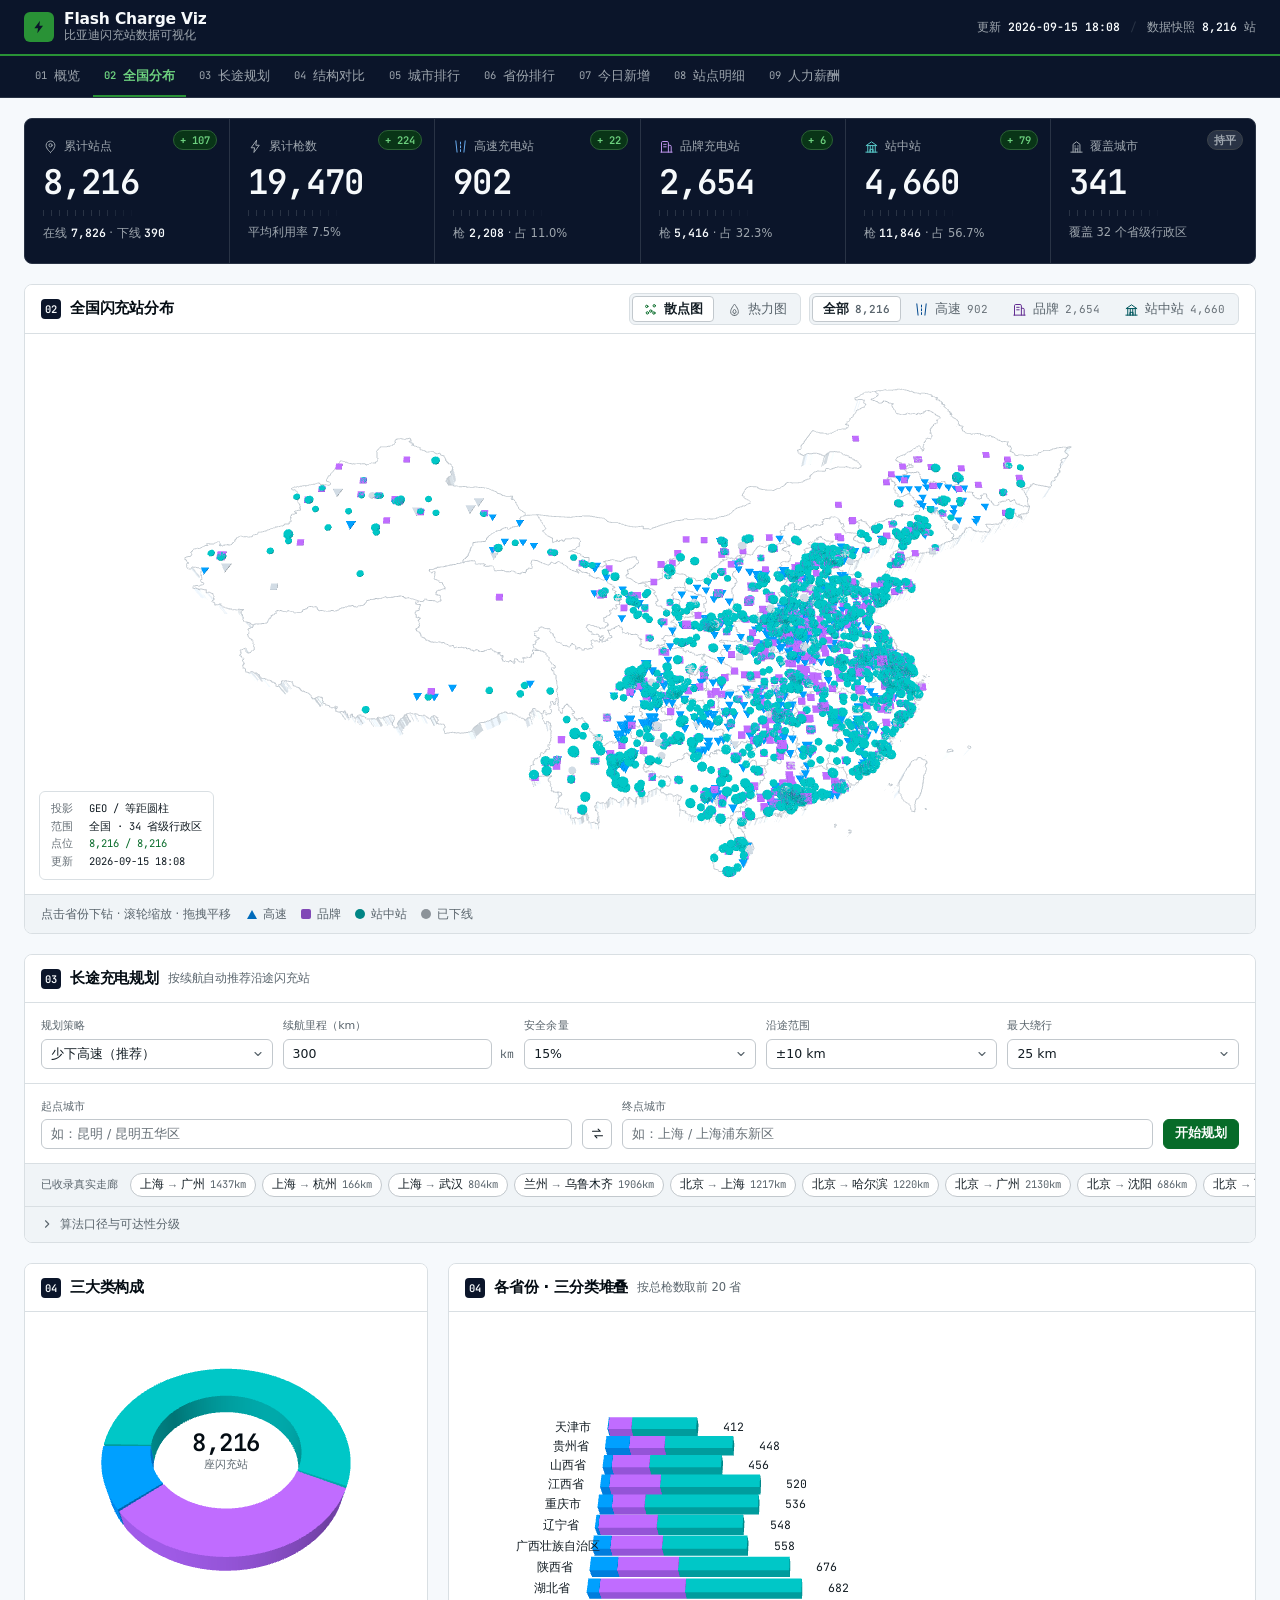
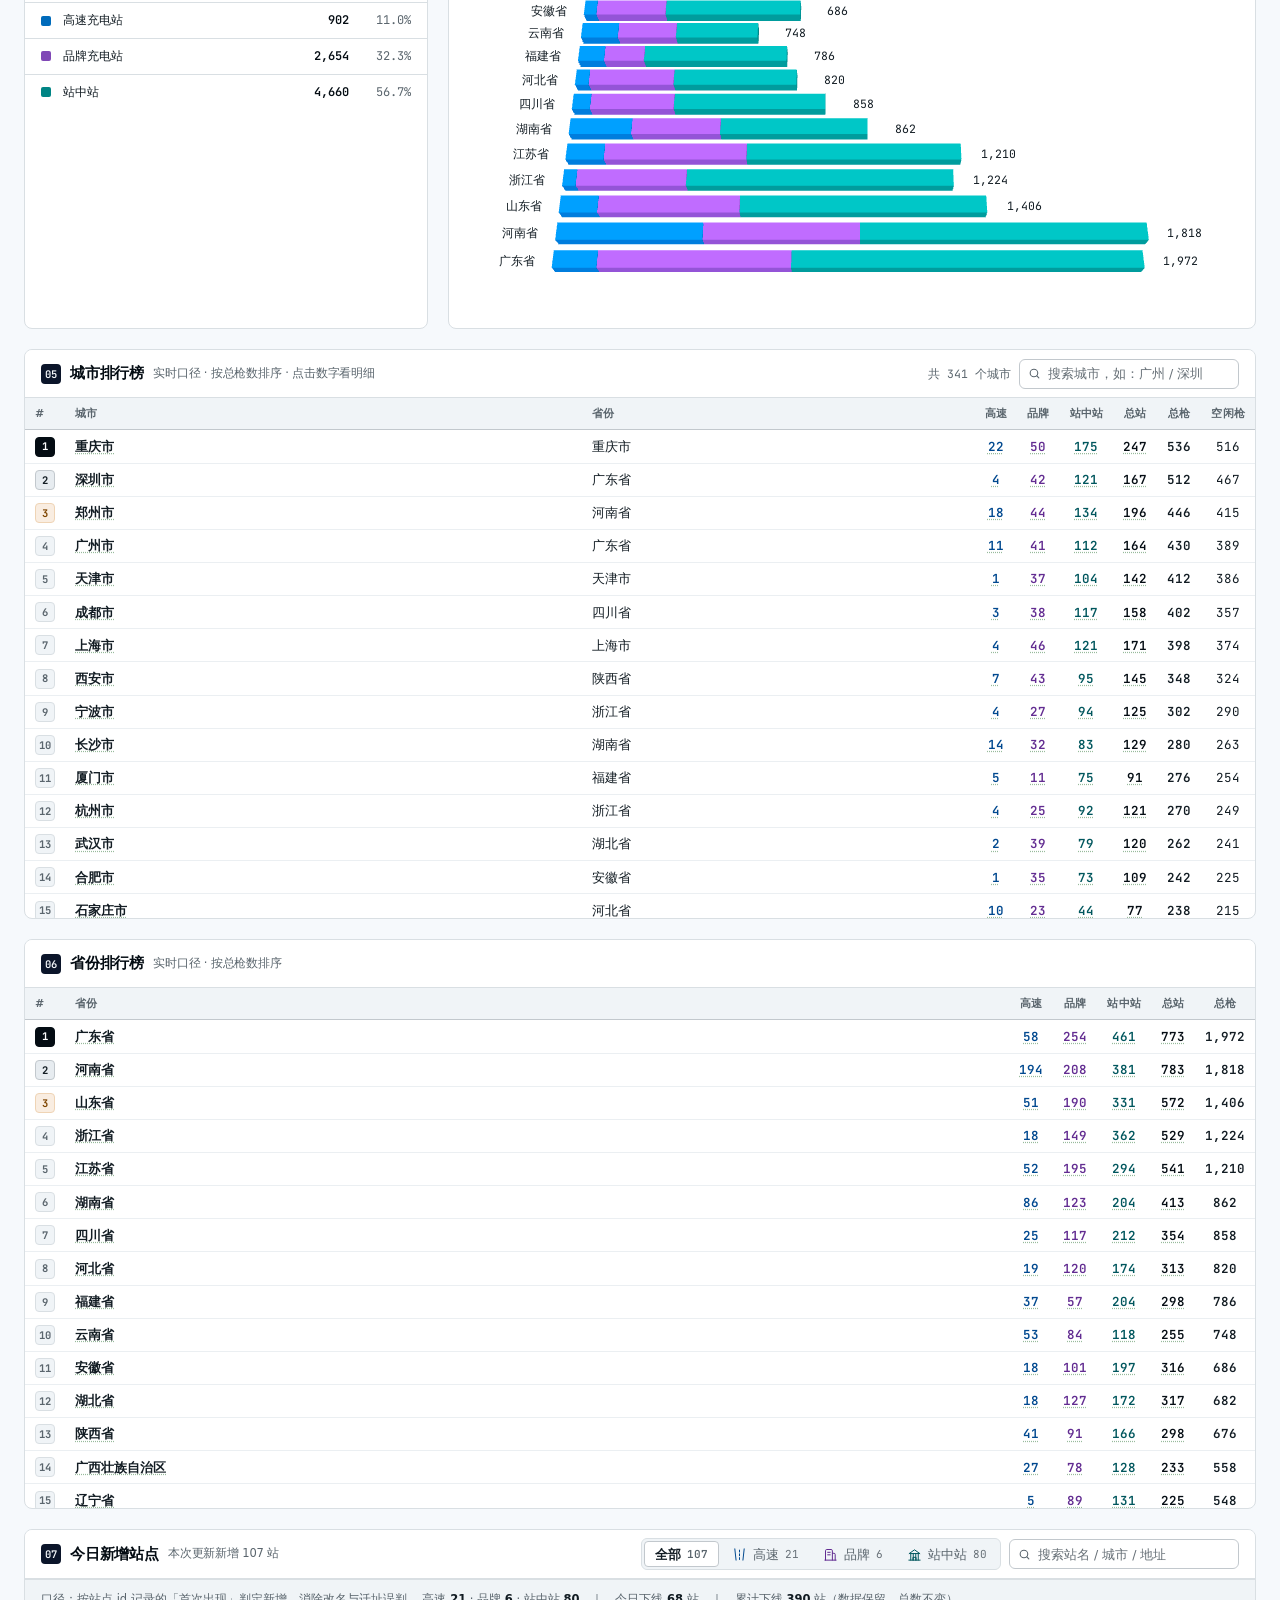
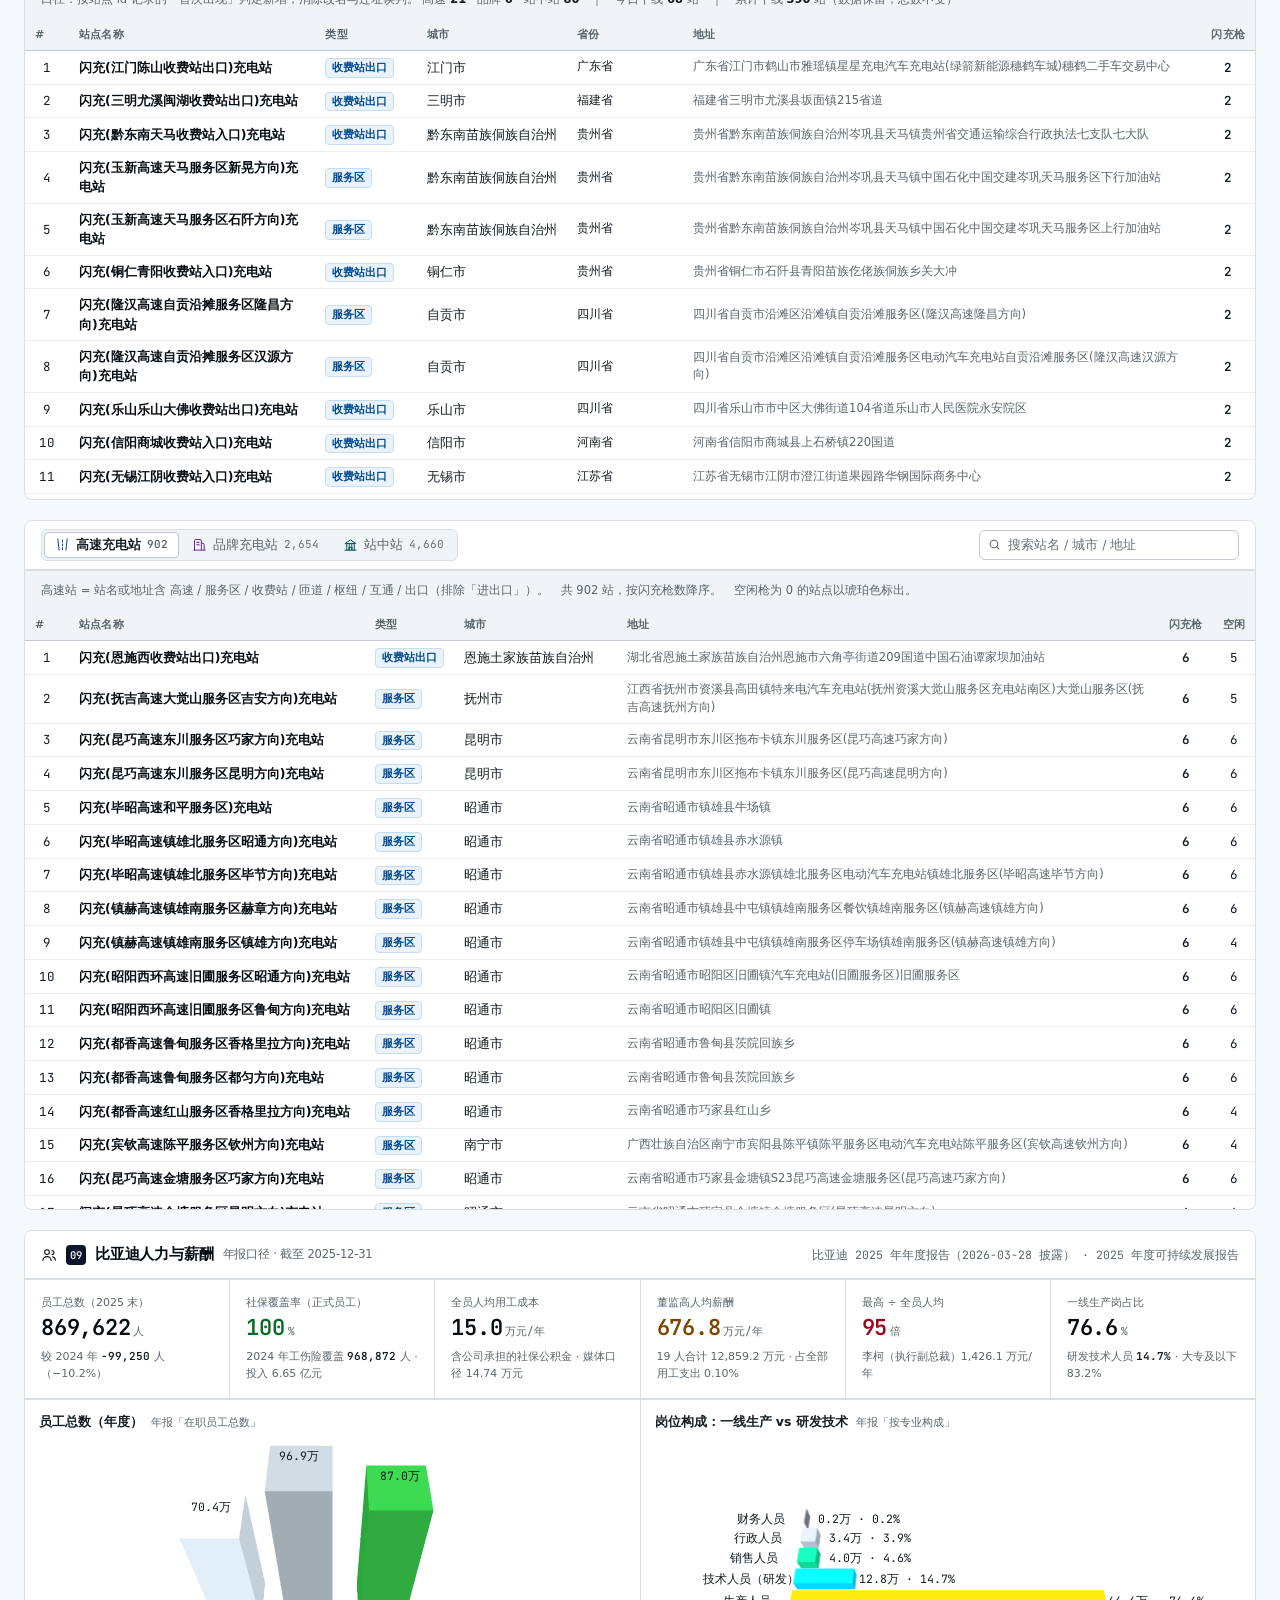
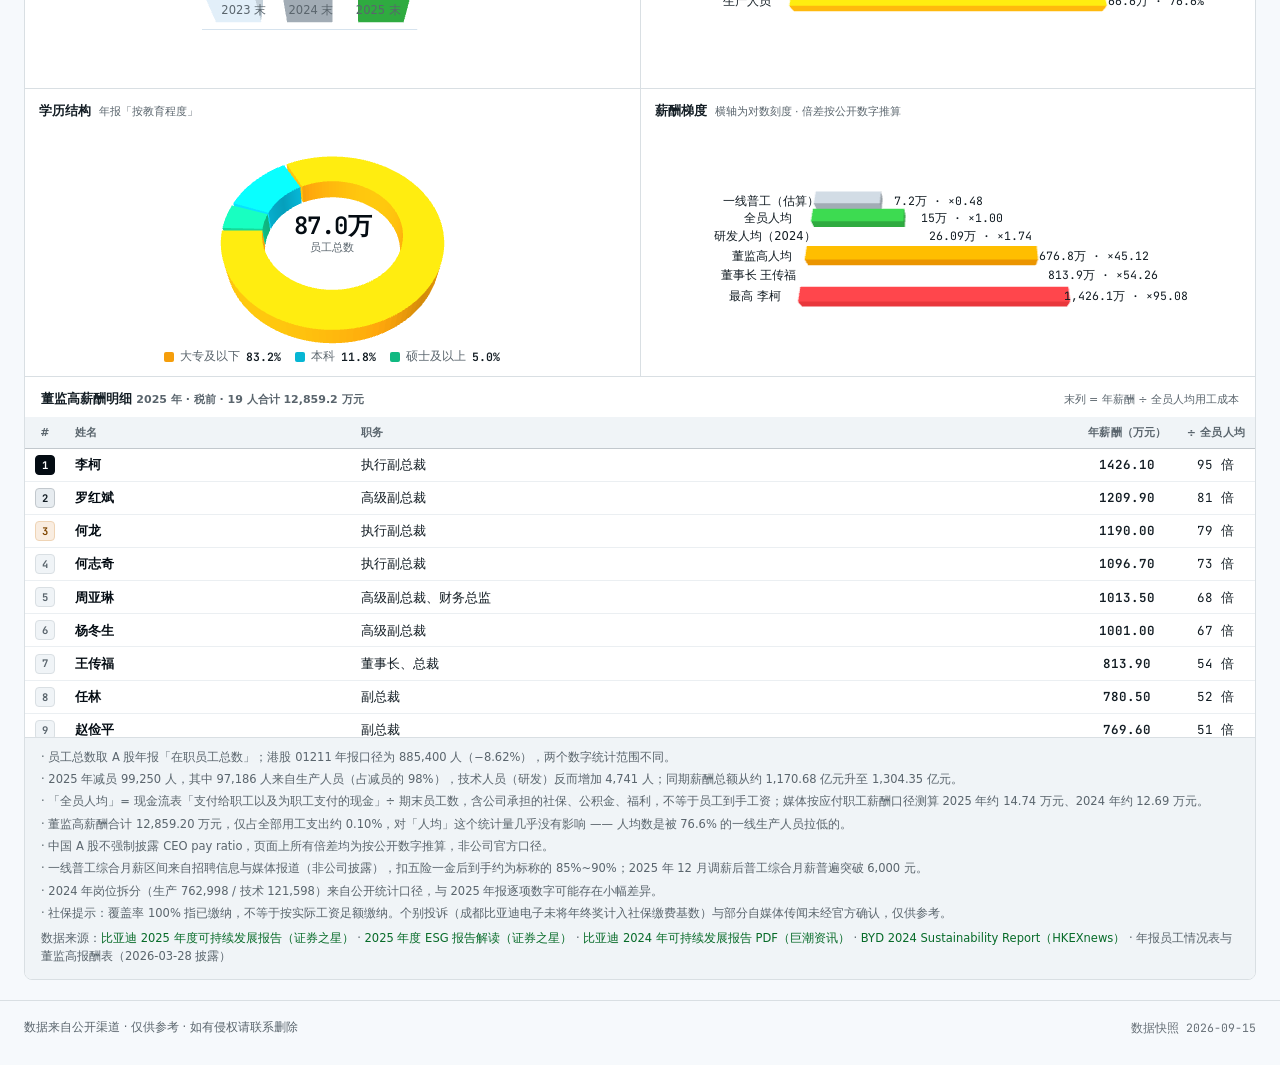
<file: index.html>
<!DOCTYPE html>
<html lang="zh-CN">
<head>
<meta charset="UTF-8" />
<meta name="viewport" content="width=device-width,initial-scale=1.0" />
<title>Flash Charge Viz · 比亚迪闪充站数据可视化</title>
<meta name="description" content="全国比亚迪闪充站分布可视化：8,216 座站点、高速 / 品牌 / 站中站三类口径、长途充电规划与实时排行。" />
<meta name="theme-color" content="#0b152a" />
<link rel="icon" href="data:image/svg+xml,%3Csvg xmlns='http://www.w3.org/2000/svg' viewBox='0 0 32 32'%3E%3Crect width='32' height='32' rx='7' fill='%230b152a'/%3E%3Cpath d='M18 4 9 18h6l-1 10 9-14h-6l1-10Z' fill='%236dd17f'/%3E%3C/svg%3E" />
<link rel="stylesheet" href="assets/fonts/fonts.css" />
<link rel="stylesheet" href="assets/css/app.css" />
<script defer src="assets/vendor/three/three.min.js"></script>
<script defer src="assets/vendor/three/OrbitControls.js"></script>
<script defer src="assets/js/data/stations.js"></script>
<script defer src="assets/js/data/workforce.js"></script>
<script defer src="assets/js/data/routes.js"></script>
<script defer src="assets/geo/china.js"></script>
<script defer src="assets/js/three-kit.js"></script>
<script defer src="assets/js/core.js"></script>
<script defer src="assets/js/map.js"></script>
<script defer src="assets/js/workforce.js"></script>
<script defer src="assets/js/route.js"></script>
</head>
<body>

<!-- ============================== 图标 sprite ============================== -->
<svg width="0" height="0" style="position:absolute" aria-hidden="true" focusable="false"><defs>
  <g id="i-bolt"><path d="M13.5 2.5 5 14h5.5l-1 7.5L18 10h-5.5l1-7.5Z"/></g>
  <g id="i-highway"><path d="M6.5 21 4.5 3M17.5 21l2-18M12 5v3M12 11v3M12 17v3"/></g>
  <g id="i-brand"><path d="M4 21V6a2 2 0 0 1 2-2h7a2 2 0 0 1 2 2v15M15 10h2.5a2 2 0 0 1 2 2v9M3 21h18M7.5 8.5h4M7.5 12.5h4"/></g>
  <g id="i-instation"><path d="M3 21h18M4.5 10.5h15M6 10.5V21M10 10.5V21M14 10.5V21M18 10.5V21M3.5 10.5 12 4.5l8.5 6M9.5 21v-4.5h5V21"/></g>
  <g id="i-city"><path d="M3 21h18M6.5 21V8.5L12 4.5l5.5 4V21M10 21v-5h4v5M9.2 11.2h1.2M13.6 11.2h1.2M9.2 14.6h1.2M13.6 14.6h1.2"/></g>
  <g id="i-swap"><path d="M4 8.5h12.5L13 5M20 15.5H7.5L11 19"/></g>
  <g id="i-scatter"><circle cx="6" cy="7" r="1.9"/><circle cx="12.4" cy="14.5" r="1.9"/><circle cx="18" cy="6" r="1.9"/><circle cx="7" cy="17.4" r="1.9"/><circle cx="17.4" cy="17.6" r="1.9"/></g>
  <g id="i-heat"><path d="M12 21.5a6.2 6.2 0 0 0 6.2-6.2c0-4.2-6.2-12-6.2-12S5.8 11.1 5.8 15.3A6.2 6.2 0 0 0 12 21.5Z"/><path d="M12 18.4a2.6 2.6 0 0 0 2.6-2.6c0-1.6-2.6-4.4-2.6-4.4s-2.6 2.8-2.6 4.4a2.6 2.6 0 0 0 2.6 2.6Z"/></g>
  <g id="i-close"><path d="M6 6l12 12M18 6 6 18"/></g>
  <g id="i-chevron"><path d="M9 5.5 15.5 12 9 18.5"/></g>
  <g id="i-arrow-left"><path d="M15 5.5 8.5 12 15 18.5"/></g>
  <g id="i-check"><path d="M4.5 12.5 9.6 17.8 19.5 6.5"/></g>
  <g id="i-alert"><path d="M12 3.2 2.6 20h18.8L12 3.2ZM12 9.6v5M12 17.4v.3"/></g>
  <g id="i-info"><circle cx="12" cy="12" r="9"/><path d="M12 11.2V17M12 7.4v.4"/></g>
  <g id="i-pin"><path d="M12 21.5s7-5.6 7-11.3a7 7 0 1 0-14 0c0 5.7 7 11.3 7 11.3Z"/><circle cx="12" cy="10" r="2.6"/></g>
  <g id="i-people"><path d="M9 11.2a3.6 3.6 0 1 0 0-7.2 3.6 3.6 0 0 0 0 7.2ZM2.8 20.4c0-3.4 2.8-6 6.2-6s6.2 2.6 6.2 6M16.4 11.4a3 3 0 1 0 0-6M17.2 14.7c2.5.4 4.2 2.4 4.2 5"/></g>
</defs></svg>

<!-- ================================ 顶栏 ================================ -->
<header class="appbar" data-od-id="appbar">
  <div class="appbar-inner">
    <div class="brand">
      <span class="brand-mark" aria-hidden="true"><svg class="ic" width="16" height="16" viewBox="0 0 24 24" fill="currentColor"><use href="#i-bolt"/></svg></span>
      <div>
        <h1 class="brand-name">Flash Charge Viz</h1>
        <span class="brand-sub">比亚迪闪充站数据可视化</span>
      </div>
    </div>
    <div class="appbar-meta">
      <span class="stat-line">
        <span>更新 <b id="dataUpdate">2026-09-15 18:08</b></span>
        <span class="sep">/</span>
        <span id="visitStats" title="当前页面打包的数据快照包含的站点总数">数据快照 <b>—</b> 站</span>
      </span>
    </div>
  </div>
</header>

<!-- ============================== 分节导航 ============================== -->
<nav class="sectionnav" aria-label="页面分节" data-od-id="section-nav">
  <div class="sectionnav-inner" id="sectionNav">
    <a class="navlink" href="#overview"><span class="idx">01</span>概览</a>
    <a class="navlink" href="#distribution"><span class="idx">02</span>全国分布</a>
    <a class="navlink" href="#planner"><span class="idx">03</span>长途规划</a>
    <a class="navlink" href="#structure"><span class="idx">04</span>结构对比</a>
    <a class="navlink" href="#cityRank"><span class="idx">05</span>城市排行</a>
    <a class="navlink" href="#provRank"><span class="idx">06</span>省份排行</a>
    <a class="navlink" href="#newToday"><span class="idx">07</span>今日新增</a>
    <a class="navlink" href="#stations"><span class="idx">08</span>站点明细</a>
    <a class="navlink" href="#workforce"><span class="idx">09</span>人力薪酬</a>
  </div>
</nav>

<main class="page">

  <!-- ---------------------------- 01 概览 ---------------------------- -->
  <section class="section" id="overview" data-od-id="section-overview">
    <div class="metrics" data-od-id="metrics-strip">
      <article class="metric" data-od-id="metric-total">
        <div class="metric-label"><svg class="ic" viewBox="0 0 24 24" fill="none" stroke="currentColor" stroke-width="1.6" stroke-linecap="round" stroke-linejoin="round"><use href="#i-pin"/></svg>累计站点</div>
        <div class="metric-value" id="cTotal">—</div>
        <div class="tick-scale" aria-hidden="true"></div>
        <div class="metric-sub" id="cTotalSub"></div>
        <span class="delta" id="dTotal" hidden></span>
      </article>
      <article class="metric" data-od-id="metric-guns">
        <div class="metric-label"><svg class="ic" viewBox="0 0 24 24" fill="none" stroke="currentColor" stroke-width="1.6" stroke-linecap="round" stroke-linejoin="round"><use href="#i-bolt"/></svg>累计枪数</div>
        <div class="metric-value" id="cGuns">—</div>
        <div class="tick-scale" aria-hidden="true"></div>
        <div class="metric-sub" id="cGunsSub"></div>
        <span class="delta" id="dGuns" hidden></span>
      </article>
      <article class="metric" data-cat="highway" data-od-id="metric-highway">
        <div class="metric-label"><svg class="ic" viewBox="0 0 24 24" fill="none" stroke="currentColor" stroke-width="1.6" stroke-linecap="round" stroke-linejoin="round"><use href="#i-highway"/></svg>高速充电站</div>
        <div class="metric-value" id="cHw">—</div>
        <div class="tick-scale" aria-hidden="true"></div>
        <div class="metric-sub" id="cHwSub"></div>
        <span class="delta" id="dHw" hidden></span>
      </article>
      <article class="metric" data-cat="brand" data-od-id="metric-brand">
        <div class="metric-label"><svg class="ic" viewBox="0 0 24 24" fill="none" stroke="currentColor" stroke-width="1.6" stroke-linecap="round" stroke-linejoin="round"><use href="#i-brand"/></svg>品牌充电站</div>
        <div class="metric-value" id="cBrand">—</div>
        <div class="tick-scale" aria-hidden="true"></div>
        <div class="metric-sub" id="cBrandSub"></div>
        <span class="delta" id="dBrand" hidden></span>
      </article>
      <article class="metric" data-cat="instation" data-od-id="metric-instation">
        <div class="metric-label"><svg class="ic" viewBox="0 0 24 24" fill="none" stroke="currentColor" stroke-width="1.6" stroke-linecap="round" stroke-linejoin="round"><use href="#i-instation"/></svg>站中站</div>
        <div class="metric-value" id="cInst">—</div>
        <div class="tick-scale" aria-hidden="true"></div>
        <div class="metric-sub" id="cInstSub"></div>
        <span class="delta" id="dInst" hidden></span>
      </article>
      <article class="metric" data-od-id="metric-cities">
        <div class="metric-label"><svg class="ic" viewBox="0 0 24 24" fill="none" stroke="currentColor" stroke-width="1.6" stroke-linecap="round" stroke-linejoin="round"><use href="#i-city"/></svg>覆盖城市</div>
        <div class="metric-value" id="cCities">—</div>
        <div class="tick-scale" aria-hidden="true"></div>
        <div class="metric-sub" id="cCitiesSub"></div>
        <span class="delta" id="dCities" hidden></span>
      </article>
    </div>
  </section>

  <!-- -------------------------- 02 全国分布 -------------------------- -->
  <section class="section" id="distribution" data-od-id="section-distribution">
    <div class="panel" data-od-id="panel-distribution">
      <div class="panel-head">
        <h2 class="panel-title"><span class="idx">02</span><span id="mapTitle">全国闪充站分布</span></h2>
        <div class="panel-tools">
          <div class="seg" role="group" aria-label="地图类型">
            <button class="seg-btn" type="button" data-maptype="scatter" aria-pressed="true" data-od-id="maptype-scatter"><svg class="ic" viewBox="0 0 24 24" fill="none" stroke="currentColor" stroke-width="1.6" stroke-linecap="round" stroke-linejoin="round"><use href="#i-scatter"/></svg>散点图</button>
            <button class="seg-btn" type="button" data-maptype="heatmap" aria-pressed="false" data-od-id="maptype-heatmap"><svg class="ic" viewBox="0 0 24 24" fill="none" stroke="currentColor" stroke-width="1.6" stroke-linecap="round" stroke-linejoin="round"><use href="#i-heat"/></svg>热力图</button>
          </div>
          <div class="seg" role="group" aria-label="站点分类">
            <button class="seg-btn" type="button" data-cat="all" aria-pressed="true" data-od-id="mapcat-all">全部<span class="cnt" id="cntAll"></span></button>
            <button class="seg-btn" type="button" data-cat="highway" aria-pressed="false" data-od-id="mapcat-highway"><svg class="ic" viewBox="0 0 24 24" fill="none" stroke="currentColor" stroke-width="1.6" stroke-linecap="round" stroke-linejoin="round"><use href="#i-highway"/></svg>高速<span class="cnt" id="cntHw"></span></button>
            <button class="seg-btn" type="button" data-cat="brand" aria-pressed="false" data-od-id="mapcat-brand"><svg class="ic" viewBox="0 0 24 24" fill="none" stroke="currentColor" stroke-width="1.6" stroke-linecap="round" stroke-linejoin="round"><use href="#i-brand"/></svg>品牌<span class="cnt" id="cntBrand"></span></button>
            <button class="seg-btn" type="button" data-cat="instation" aria-pressed="false" data-od-id="mapcat-instation"><svg class="ic" viewBox="0 0 24 24" fill="none" stroke="currentColor" stroke-width="1.6" stroke-linecap="round" stroke-linejoin="round"><use href="#i-instation"/></svg>站中站<span class="cnt" id="cntInst"></span></button>
          </div>
          <button class="btn" type="button" id="backNation" hidden data-od-id="btn-back-nation"><svg class="ic" viewBox="0 0 24 24" fill="none" stroke="currentColor" stroke-width="1.8" stroke-linecap="round" stroke-linejoin="round"><use href="#i-arrow-left"/></svg>返回全国</button>
          <button class="btn" type="button" id="clearRouteBtn" hidden data-od-id="btn-clear-route"><svg class="ic" viewBox="0 0 24 24" fill="none" stroke="currentColor" stroke-width="1.8" stroke-linecap="round" stroke-linejoin="round"><use href="#i-close"/></svg>清除规划路线</button>
        </div>
      </div>
      <div class="map-stage">
        <div class="chart map-canvas" id="mapChart" role="img" aria-label="全国闪充站分布地图"></div>
        <div class="map-anno" aria-hidden="true">
          <div class="row"><span class="k">投影</span><span class="v">GEO / 等距圆柱</span></div>
          <div class="row"><span class="k">范围</span><span class="v" id="annoScope">全国 · 34 省级行政区</span></div>
          <div class="row"><span class="k">点位</span><span class="v accent" id="annoCount">—</span></div>
          <div class="row"><span class="k">更新</span><span class="v">2026-09-15 18:08</span></div>
        </div>
        <div class="map-loading" id="mapLoading">闪充站数据加载中…</div>
      </div>
      <div class="note" style="display:flex;align-items:center;gap:16px;flex-wrap:wrap">
        <span>点击省份下钻 · 滚轮缩放 · 拖拽平移</span>
        <span class="legend" id="mapLegend">
          <span class="legend-item"><span class="legend-swatch tri" style="color:var(--c-highway)"></span>高速</span>
          <span class="legend-item"><span class="legend-swatch" style="background:var(--c-brand)"></span>品牌</span>
          <span class="legend-item"><span class="legend-swatch round" style="background:var(--c-instation)"></span>站中站</span>
          <span class="legend-item"><span class="legend-swatch round" style="background:var(--offline)"></span>已下线</span>
        </span>
      </div>
    </div>
  </section>

  <!-- -------------------------- 03 长途规划 -------------------------- -->
  <section class="section" id="planner" data-od-id="section-planner">
    <div class="panel" data-od-id="panel-planner">
      <div class="panel-head">
        <h2 class="panel-title"><span class="idx">03</span>长途充电规划<span class="hint">按续航自动推荐沿途闪充站</span></h2>
      </div>

      <div class="plan-dock">
        <div class="field">
          <label for="routeMode">规划策略</label>
          <select class="select" id="routeMode" data-od-id="route-mode">
            <option value="highway" selected>少下高速（推荐）</option>
            <option value="fewest">充电次数最少</option>
          </select>
        </div>
        <div class="field">
          <label for="routeRange">续航里程（km）</label>
          <div class="field-row">
            <input class="input" id="routeRange" type="number" min="80" max="800" step="10" value="300" data-od-id="route-range" />
            <span class="unit">km</span>
          </div>
        </div>
        <div class="field">
          <label for="routeSafety">安全余量</label>
          <select class="select" id="routeSafety" data-od-id="route-safety">
            <option value="0.9">10%</option>
            <option value="0.85" selected>15%</option>
            <option value="0.8">20%</option>
            <option value="0.75">25%</option>
          </select>
        </div>
        <div class="field">
          <label for="routeCorridor">沿途范围</label>
          <select class="select" id="routeCorridor" data-od-id="route-corridor">
            <option value="5">±5 km</option>
            <option value="10" selected>±10 km</option>
            <option value="20">±20 km</option>
            <option value="40">±40 km</option>
          </select>
        </div>
        <div class="field">
          <label for="routeMaxDetour">最大绕行</label>
          <select class="select" id="routeMaxDetour" data-od-id="route-max-detour">
            <option value="10">10 km</option>
            <option value="25" selected>25 km</option>
            <option value="50">50 km</option>
            <option value="9999">不限</option>
          </select>
        </div>
      </div>

      <div class="plan-od">
        <div class="field">
          <label for="routeFrom">起点城市</label>
          <input class="input" id="routeFrom" list="cityOptions" placeholder="如：昆明 / 昆明五华区" data-od-id="route-from" />
        </div>
        <button class="btn btn-icon swap-btn" type="button" id="swapBtn" title="交换起终点" aria-label="交换起终点" data-od-id="btn-swap">
          <svg class="ic" viewBox="0 0 24 24" fill="none" stroke="currentColor" stroke-width="1.7" stroke-linecap="round" stroke-linejoin="round"><use href="#i-swap"/></svg>
        </button>
        <div class="field">
          <label for="routeTo">终点城市</label>
          <input class="input" id="routeTo" list="cityOptions" placeholder="如：上海 / 上海浦东新区" data-od-id="route-to" />
        </div>
        <button class="btn btn-primary" type="button" id="planBtn" data-od-id="btn-plan-route">开始规划</button>
      </div>
      <datalist id="cityOptions"></datalist>

      <div class="corridors" id="corridors" data-od-id="corridor-chips">
        <span class="label">已收录真实走廊</span>
      </div>

      <div class="plan-summary" id="routeSummary" hidden></div>

      <div class="chart" id="routeMap" style="display:none" role="img" aria-label="驾车路线与沿途充电站"></div>

      <div id="routeTableWrap" style="display:none">
        <div class="tblwrap" style="--h:420px">
          <table class="tbl">
            <thead><tr>
              <th class="shrink">#</th><th>充电站</th><th>城市</th><th>地址</th>
              <th class="c shrink">距起点</th>
              <th class="c shrink" title="直线偏离路线的距离 / 实际要绕的往返里程">偏离 → 实绕</th>
              <th class="c shrink">可达性</th><th class="c shrink">闪充枪</th><th class="c shrink">空闲</th>
            </tr></thead>
            <tbody id="routeTbody"></tbody>
          </table>
        </div>
      </div>

      <details class="spec">
        <summary><svg class="caret" width="12" height="12" viewBox="0 0 24 24" fill="none" stroke="currentColor" stroke-width="2.2" stroke-linecap="round" stroke-linejoin="round"><use href="#i-chevron"/></svg>算法口径与可达性分级</summary>
        <div class="spec-body">
          <p>路径来自<b>高德驾车路线规划</b>（真实路网里程），并按道路名识别出哪些路段属于<b>高速公路</b>。
          绕行代价按「站点能不能真的顺路到」分级：高速服务区不额外绕、高速出口站要出站、城区站要下高速进城，
          因此不会再推荐高速下方根本过不去的站。</p>
          <p style="margin-top:6px">两种策略都是<b>整条路全局最优</b>（动态规划，不是走一步看一步）：
          <b>少下高速</b>优先在服务区／高速出口充电，宁可多充一次也不下高速；
          <b>充电次数最少</b>直接最少化总充电次数，代价是可能推荐需要下高速的城区站。</p>
          <p style="margin-top:6px">绕行折算：服务区 <span class="k">2 × 偏离</span>；
          高速出口站 <span class="k">2 × 偏离 + 6 km</span>；城区站 <span class="k">2 × 偏离 + 16 km</span>。
          「名义高速但不在主线上」的站会被降级为「需下高速」并标注需绕行里程。</p>
        </div>
      </details>
    </div>
  </section>

  <!-- -------------------------- 04 结构对比 -------------------------- -->
  <section class="section" id="structure" data-od-id="section-structure">
    <div class="bar-grid">
      <div class="panel" data-od-id="panel-share">
        <div class="panel-head"><h2 class="panel-title"><span class="idx">04</span>三大类构成</h2></div>
        <div class="panel-body" style="padding-bottom:6px">
          <div class="chart" id="pieChart" role="img" aria-label="高速 / 品牌 / 站中站三类站点数量占比"></div>
        </div>
        <div class="stack-legend" id="pieLegend"></div>
      </div>
      <div class="panel" data-od-id="panel-province-stack">
        <div class="panel-head">
          <h2 class="panel-title"><span class="idx">04</span>各省份 · 三分类堆叠<span class="hint">按总枪数取前 20 省</span></h2>
        </div>
        <div class="panel-body" style="padding:8px 4px 4px">
          <div class="chart" id="provChart" role="img" aria-label="各省份三类站点堆叠条形图"></div>
        </div>
      </div>
    </div>
  </section>

  <!-- -------------------------- 05 城市排行 -------------------------- -->
  <section class="section" id="cityRank" data-od-id="section-city-rank">
    <div class="panel" data-od-id="panel-city-rank">
      <div class="panel-head">
        <h2 class="panel-title"><span class="idx">05</span>城市排行榜<span class="hint">实时口径 · 按总枪数排序 · 点击数字看明细</span></h2>
        <div class="panel-tools">
          <span class="dim mono" id="cityCount" style="font-size:11.5px"></span>
          <input class="input input-search" id="citySearch" style="width:220px" placeholder="搜索城市，如：广州 / 深圳" data-od-id="city-search" />
        </div>
      </div>
      <div class="tblwrap" style="--h:520px">
        <table class="tbl">
          <thead><tr>
            <th class="shrink">#</th><th>城市</th><th>省份</th>
            <th class="c shrink">高速</th><th class="c shrink">品牌</th><th class="c shrink">站中站</th>
            <th class="c shrink">总站</th><th class="c shrink">总枪</th><th class="c shrink">空闲枪</th>
          </tr></thead>
          <tbody id="cityTbody"></tbody>
        </table>
      </div>
    </div>
  </section>

  <!-- -------------------------- 06 省份排行 -------------------------- -->
  <section class="section" id="provRank" data-od-id="section-prov-rank">
    <div class="panel" data-od-id="panel-prov-rank">
      <div class="panel-head">
        <h2 class="panel-title"><span class="idx">06</span>省份排行榜<span class="hint">实时口径 · 按总枪数排序</span></h2>
      </div>
      <div class="tblwrap" style="--h:520px">
        <table class="tbl">
          <thead><tr>
            <th class="shrink">#</th><th>省份</th>
            <th class="c shrink">高速</th><th class="c shrink">品牌</th><th class="c shrink">站中站</th>
            <th class="c shrink">总站</th><th class="c shrink">总枪</th>
          </tr></thead>
          <tbody id="provTbody"></tbody>
        </table>
      </div>
    </div>
  </section>

  <!-- -------------------------- 07 今日新增 -------------------------- -->
  <section class="section" id="newToday" data-od-id="section-new-today">
    <div class="panel" data-od-id="panel-new-today">
      <div class="panel-head">
        <h2 class="panel-title"><span class="idx">07</span>今日新增站点<span class="hint" id="newTodayBadge">加载中…</span></h2>
        <div class="panel-tools">
          <div class="seg" role="group" aria-label="新增站点分类" id="newCatFilter">
            <button class="seg-btn" type="button" data-ncat="all" aria-pressed="true">全部<span class="cnt" id="ncAll"></span></button>
            <button class="seg-btn" type="button" data-ncat="highway" aria-pressed="false" data-cat="highway"><svg class="ic" viewBox="0 0 24 24" fill="none" stroke="currentColor" stroke-width="1.6" stroke-linecap="round" stroke-linejoin="round"><use href="#i-highway"/></svg>高速<span class="cnt" id="ncHw"></span></button>
            <button class="seg-btn" type="button" data-ncat="brand" aria-pressed="false" data-cat="brand"><svg class="ic" viewBox="0 0 24 24" fill="none" stroke="currentColor" stroke-width="1.6" stroke-linecap="round" stroke-linejoin="round"><use href="#i-brand"/></svg>品牌<span class="cnt" id="ncBrand"></span></button>
            <button class="seg-btn" type="button" data-ncat="instation" aria-pressed="false" data-cat="instation"><svg class="ic" viewBox="0 0 24 24" fill="none" stroke="currentColor" stroke-width="1.6" stroke-linecap="round" stroke-linejoin="round"><use href="#i-instation"/></svg>站中站<span class="cnt" id="ncInst"></span></button>
          </div>
          <input class="input input-search" id="newSearch" style="width:230px" placeholder="搜索站名 / 城市 / 地址" data-od-id="new-search" />
        </div>
      </div>
      <div class="note" id="newTodayDesc"></div>
      <div class="tblwrap" style="--h:480px">
        <table class="tbl">
          <thead><tr>
            <th class="shrink">#</th><th>站点名称</th><th class="shrink">类型</th><th class="shrink">城市</th>
            <th class="shrink">省份</th><th>地址</th><th class="c shrink">闪充枪</th>
          </tr></thead>
          <tbody id="newTbody"></tbody>
        </table>
      </div>
    </div>
  </section>

  <!-- -------------------------- 08 站点明细 -------------------------- -->
  <section class="section" id="stations" data-od-id="section-stations">
    <div class="panel" data-od-id="panel-stations">
      <div class="panel-head">
        <div class="seg" role="group" aria-label="站点分类" id="detailTabs">
          <button class="seg-btn" type="button" data-cat="highway" aria-pressed="true" data-od-id="detailtab-highway"><svg class="ic" viewBox="0 0 24 24" fill="none" stroke="currentColor" stroke-width="1.6" stroke-linecap="round" stroke-linejoin="round"><use href="#i-highway"/></svg>高速充电站<span class="cnt" id="dtCntHw"></span></button>
          <button class="seg-btn" type="button" data-cat="brand" aria-pressed="false" data-od-id="detailtab-brand"><svg class="ic" viewBox="0 0 24 24" fill="none" stroke="currentColor" stroke-width="1.6" stroke-linecap="round" stroke-linejoin="round"><use href="#i-brand"/></svg>品牌充电站<span class="cnt" id="dtCntBrand"></span></button>
          <button class="seg-btn" type="button" data-cat="instation" aria-pressed="false" data-od-id="detailtab-instation"><svg class="ic" viewBox="0 0 24 24" fill="none" stroke="currentColor" stroke-width="1.6" stroke-linecap="round" stroke-linejoin="round"><use href="#i-instation"/></svg>站中站<span class="cnt" id="dtCntInst"></span></button>
        </div>
        <div class="panel-tools">
          <input class="input input-search" id="detailSearch" style="width:260px" placeholder="搜索站名 / 城市 / 地址" data-od-id="detail-search" />
        </div>
      </div>
      <div class="note" id="detailDesc"></div>
      <div class="tblwrap" style="--h:600px">
        <table class="tbl">
          <thead><tr>
            <th class="shrink">#</th><th>站点名称</th><th class="shrink">类型</th><th class="shrink">城市</th>
            <th>地址</th><th class="c shrink">闪充枪</th><th class="c shrink">空闲</th>
          </tr></thead>
          <tbody id="detailTbody"></tbody>
        </table>
      </div>
    </div>
  </section>

  <!-- -------------------------- 09 人力与薪酬 -------------------------- -->
  <section class="section" id="workforce" data-od-id="section-workforce">
  <div class="panel" data-od-id="panel-workforce">
    <div class="panel-head">
      <h2 class="panel-title">
        <svg class="ic" viewBox="0 0 24 24" fill="none" stroke="currentColor" stroke-width="1.6" stroke-linecap="round" stroke-linejoin="round"><use href="#i-people"/></svg>
        <span class="idx">09</span>比亚迪人力与薪酬<span class="hint" id="wfBadge">加载中…</span>
      </h2>
      <div class="panel-tools">
        <span class="dim mono" id="wfAsOf" style="font-size:11.5px"></span>
      </div>
    </div>

    <div class="kpis wf-kpis" id="wfKpis"></div>

    <div class="wf-charts">
      <div class="wf-cell">
        <div class="wf-title">员工总数（年度）<span class="hint" id="wfHeadDesc">年报「在职员工总数」</span></div>
        <div class="chart" id="wfHeadChart" role="img" aria-label="历年员工总数柱状图"></div>
      </div>
      <div class="wf-cell">
        <div class="wf-title">岗位构成：一线生产 vs 研发技术<span class="hint">年报「按专业构成」</span></div>
        <div class="chart" id="wfJobChart" role="img" aria-label="岗位构成横向条形图"></div>
      </div>
      <div class="wf-cell">
        <div class="wf-title">学历结构<span class="hint">年报「按教育程度」</span></div>
        <div class="chart" id="wfEduChart" role="img" aria-label="学历结构环形图"></div>
      </div>
      <div class="wf-cell">
        <div class="wf-title">薪酬梯度<span class="hint">横轴为对数刻度 · 倍差按公开数字推算</span></div>
        <div class="chart" id="wfPayChart" role="img" aria-label="各层级薪酬对比条形图"></div>
      </div>
    </div>

    <div class="wf-board-head">
      <span class="t">董监高薪酬明细 <span class="hint" id="wfBoardSub">2025 年 · 税前</span></span>
      <span class="hint">末列 = 年薪酬 ÷ 全员人均用工成本</span>
    </div>
    <div class="tblwrap" style="--h:320px">
      <table class="tbl">
        <thead><tr>
          <th class="c shrink">#</th><th>姓名</th><th>职务</th>
          <th class="c shrink">年薪酬（万元）</th><th class="c shrink">÷ 全员人均</th>
        </tr></thead>
        <tbody id="wfBoardTbody"></tbody>
      </table>
    </div>

    <div class="note" id="wfNotes" style="display:block"></div>
  </div>
  </section>

</main>

<footer class="pagefoot">
  <span>数据来自公开渠道 · 仅供参考 · 如有侵权请联系删除</span>
  <span class="spacer"></span>
  <span class="mono" id="footSnapshot">数据快照 2026-09-15</span>
</footer>

<!-- ========================== 站点明细弹窗 ========================== -->
<div class="modal wide" id="cityModal" role="dialog" aria-modal="true" aria-labelledby="cityModalTitle" hidden data-od-id="modal-city-detail">
  <div class="modal-card">
    <div class="modal-head">
      <div class="grow">
        <h3 class="modal-title" id="cityModalTitle"></h3>
        <div class="modal-sub" id="cityModalSub"></div>
      </div>
      <button class="btn btn-quiet" type="button" id="closeCityModal" data-od-id="btn-close-city-modal"><svg class="ic" viewBox="0 0 24 24" fill="none" stroke="currentColor" stroke-width="1.8" stroke-linecap="round" stroke-linejoin="round"><use href="#i-close"/></svg>关闭</button>
    </div>
    <div class="toolbar" style="border-bottom:1px solid var(--border)">
      <select class="select" id="cityModalDistrict" style="width:220px"></select>
      <input class="input input-search" id="cityModalSearch" style="width:260px" placeholder="筛选站名 / 地址" />
      <span class="dim mono" id="cityModalCount" style="font-size:11.5px"></span>
    </div>
    <div class="modal-body" id="cityModalBody" style="overflow-y:auto"></div>
  </div>
</div>

</body>
</html>
</file>
<file: assets/fonts/fonts.css>
/* 自托管字体：JetBrains Mono（OFL-1.1） · 拉丁子集，中文回退系统字体 */

@font-face {
  font-family: 'JetBrains Mono';
  font-style: normal;
  font-weight: 400;
  font-display: swap;
  src: url('jetbrains-mono-400-latin-ext.woff2') format('woff2');
  unicode-range: U+0100-02BA, U+02BD-02C5, U+02C7-02CC, U+02CE-02D7, U+02DD-02FF, U+0304, U+0308, U+0329, U+1D00-1DBF, U+1E00-1E9F, U+1EF2-1EFF, U+2020, U+20A0-20AB, U+20AD-20C0, U+2113, U+2C60-2C7F, U+A720-A7FF;
}

@font-face {
  font-family: 'JetBrains Mono';
  font-style: normal;
  font-weight: 400;
  font-display: swap;
  src: url('jetbrains-mono-400-latin.woff2') format('woff2');
  unicode-range: U+0000-00FF, U+0131, U+0152-0153, U+02BB-02BC, U+02C6, U+02DA, U+02DC, U+0304, U+0308, U+0329, U+2000-206F, U+20AC, U+2122, U+2191, U+2193, U+2212, U+2215, U+FEFF, U+FFFD;
}

@font-face {
  font-family: 'JetBrains Mono';
  font-style: normal;
  font-weight: 500;
  font-display: swap;
  src: url('jetbrains-mono-500-latin-ext.woff2') format('woff2');
  unicode-range: U+0100-02BA, U+02BD-02C5, U+02C7-02CC, U+02CE-02D7, U+02DD-02FF, U+0304, U+0308, U+0329, U+1D00-1DBF, U+1E00-1E9F, U+1EF2-1EFF, U+2020, U+20A0-20AB, U+20AD-20C0, U+2113, U+2C60-2C7F, U+A720-A7FF;
}

@font-face {
  font-family: 'JetBrains Mono';
  font-style: normal;
  font-weight: 500;
  font-display: swap;
  src: url('jetbrains-mono-500-latin.woff2') format('woff2');
  unicode-range: U+0000-00FF, U+0131, U+0152-0153, U+02BB-02BC, U+02C6, U+02DA, U+02DC, U+0304, U+0308, U+0329, U+2000-206F, U+20AC, U+2122, U+2191, U+2193, U+2212, U+2215, U+FEFF, U+FFFD;
}

@font-face {
  font-family: 'JetBrains Mono';
  font-style: normal;
  font-weight: 600;
  font-display: swap;
  src: url('jetbrains-mono-600-latin-ext.woff2') format('woff2');
  unicode-range: U+0100-02BA, U+02BD-02C5, U+02C7-02CC, U+02CE-02D7, U+02DD-02FF, U+0304, U+0308, U+0329, U+1D00-1DBF, U+1E00-1E9F, U+1EF2-1EFF, U+2020, U+20A0-20AB, U+20AD-20C0, U+2113, U+2C60-2C7F, U+A720-A7FF;
}

@font-face {
  font-family: 'JetBrains Mono';
  font-style: normal;
  font-weight: 600;
  font-display: swap;
  src: url('jetbrains-mono-600-latin.woff2') format('woff2');
  unicode-range: U+0000-00FF, U+0131, U+0152-0153, U+02BB-02BC, U+02C6, U+02DA, U+02DC, U+0304, U+0308, U+0329, U+2000-206F, U+20AC, U+2122, U+2191, U+2193, U+2212, U+2215, U+FEFF, U+FFFD;
}

@font-face {
  font-family: 'JetBrains Mono';
  font-style: normal;
  font-weight: 700;
  font-display: swap;
  src: url('jetbrains-mono-700-latin-ext.woff2') format('woff2');
  unicode-range: U+0100-02BA, U+02BD-02C5, U+02C7-02CC, U+02CE-02D7, U+02DD-02FF, U+0304, U+0308, U+0329, U+1D00-1DBF, U+1E00-1E9F, U+1EF2-1EFF, U+2020, U+20A0-20AB, U+20AD-20C0, U+2113, U+2C60-2C7F, U+A720-A7FF;
}

@font-face {
  font-family: 'JetBrains Mono';
  font-style: normal;
  font-weight: 700;
  font-display: swap;
  src: url('jetbrains-mono-700-latin.woff2') format('woff2');
  unicode-range: U+0000-00FF, U+0131, U+0152-0153, U+02BB-02BC, U+02C6, U+02DA, U+02DC, U+0304, U+0308, U+0329, U+2000-206F, U+20AC, U+2122, U+2191, U+2193, U+2212, U+2215, U+FEFF, U+FFFD;
}
</file>
<file: assets/css/app.css>
﻿/* ============================================================================
   Flash Charge Viz · 重设计样式表
   方向：tech-utility（Datadog / GitHub / Cloudflare dashboard）
   浅色仪器面板 · 发丝线 · 等宽数字 · 单一绿色强调
   令牌来源见项目根 brand-spec.md
   ========================================================================== */

/* ---------------------------------------------------------------- 1. 令牌 */
:root {
  /* ↓ 方向库六个核心令牌，原样绑定 */
  --bg:      oklch(98% 0.005 250);
  --surface: oklch(100% 0 0);
  --fg:      oklch(22% 0.02 240);
  --muted:   oklch(50% 0.018 240);
  --border:  oklch(90% 0.008 240);
  --accent:  oklch(58% 0.16 145);

  /* ↓ oklch 派生 */
  --surface-2:     oklch(96.5% 0.006 250);
  --surface-3:     oklch(94% 0.008 250);
  --fg-strong:     oklch(15% 0.02 240);
  --muted-2:       oklch(54% 0.016 240);
  --grid:          oklch(95% 0.006 250);
  --border-strong: oklch(83% 0.01 240);
  --accent-deep:   oklch(46% 0.13 148);
  --accent-deeper: oklch(40% 0.11 148);
  --accent-tint:   oklch(96% 0.03 148);
  --accent-tint-2: oklch(92% 0.05 148);

  --c-highway:      oklch(52% 0.15 250);
  --c-brand:        oklch(52% 0.17 305);
  --c-instation:    oklch(55% 0.11 195);
  --c-highway-ink:  oklch(40% 0.14 250);
  --c-brand-ink:    oklch(42% 0.16 305);
  --c-instation-ink:oklch(40% 0.10 200);

  --warn:      oklch(66% 0.15 70);
  --warn-ink:  oklch(45% 0.11 65);
  --danger:    oklch(55% 0.19 25);
  --danger-ink:oklch(45% 0.18 25);
  --offline:   oklch(66% 0.012 240);
  --road:      oklch(62% 0.012 240);

  /* ↓ 墨色带：页首「顶栏 + 度量条」是整页唯一的深色区，作为视觉锚点 */
  --ink:         oklch(20% 0.045 264);   /* 深蓝墨，和原站平涂的海军蓝刻意拉开 */
  --ink-2:       oklch(32% 0.035 262);   /* 墨带内的分隔线 */
  --ink-muted:   oklch(72% 0.015 250);   /* 墨带上的次要文字，7.83:1 */
  --ink-fg:      oklch(98% 0.004 250);   /* 墨带上的主文字，18.3:1 */
  --accent-soft: oklch(78% 0.15 148);    /* 墨带上的强调绿，10.3:1 */
  --c-highway-on-ink:   oklch(72% 0.12 250);   /* 7.86:1 */
  --c-brand-on-ink:     oklch(74% 0.13 305);   /* 8.03:1 */
  --c-instation-on-ink: oklch(76% 0.10 195);   /* 9.42:1 */
  --danger-soft: oklch(72% 0.15 25);     /* 墨带上的危险色，7.33:1 */
  --chip-up-bg:   oklch(29% 0.07 150);
  --chip-down-bg: oklch(29% 0.08 25);

  /* ↓ 字体（方向库原栈 + 中文回退，顺序不变） */
  --font-display: -apple-system, BlinkMacSystemFont, 'Inter', 'Segoe UI', system-ui, sans-serif;
  --font-body:    -apple-system, BlinkMacSystemFont, 'Inter', 'Segoe UI', system-ui, sans-serif;
  --font-mono:    'JetBrains Mono', 'IBM Plex Mono', ui-monospace, Menlo, monospace;
  --font-ui: -apple-system, BlinkMacSystemFont, 'Inter', 'Segoe UI', system-ui,
             'PingFang SC', 'Hiragino Sans GB', 'Microsoft YaHei', 'Noto Sans SC', sans-serif;

  /* ↓ 度量 */
  --rail: 56px;        /* 顶栏高度 */
  --nav:  42px;        /* 分节导航高度 */
  --page: 1400px;      /* 内容最大宽度 */
  --pad: 24px;
  --r-sm: 4px;
  --r-md: 6px;
  --r-lg: 8px;
  --shadow-pop: 0 1px 2px oklch(22% 0.02 240 / 0.06), 0 12px 32px oklch(22% 0.02 240 / 0.12);
}

/* ---------------------------------------------------------------- 2. 基础 */
*, *::before, *::after { box-sizing: border-box; }

html { -webkit-text-size-adjust: 100%; }

body {
  margin: 0;
  background: var(--bg);
  color: var(--fg);
  font-family: var(--font-ui);
  font-size: 13.5px;
  line-height: 1.55;
  -webkit-font-smoothing: antialiased;
  text-rendering: optimizeLegibility;
}

h1, h2, h3, h4, p, figure { margin: 0; }
ul, ol { margin: 0; padding: 0; list-style: none; }
/* 作者样式里的 display 会盖掉 UA 的 [hidden]，这里统一兜底 */
[hidden] { display: none !important; }
button, input, select, textarea { font: inherit; color: inherit; }
a { color: var(--accent-deep); text-decoration: none; }
a:hover { text-decoration: underline; text-underline-offset: 2px; }
table { border-collapse: collapse; border-spacing: 0; }
svg { display: block; }

:focus-visible {
  outline: 2px solid var(--accent);
  outline-offset: 2px;
  border-radius: var(--r-sm);
}

.num, .mono { font-family: var(--font-mono); font-variant-numeric: tabular-nums; }

/* 内联图标统一尺寸（sprite 内的 <use> 不带宽高，必须由 CSS 兜底） */
.ic { width: 16px; height: 16px; flex: none; }

::-webkit-scrollbar { width: 10px; height: 10px; }
::-webkit-scrollbar-thumb { background: var(--border-strong); border-radius: 6px; border: 2px solid var(--bg); }
::-webkit-scrollbar-thumb:hover { background: var(--muted-2); }
::-webkit-scrollbar-track { background: transparent; }

.sr-only {
  position: absolute; width: 1px; height: 1px; padding: 0; margin: -1px;
  overflow: hidden; clip: rect(0 0 0 0); white-space: nowrap; border: 0;
}

/* ------------------------------------------------------------- 3. 顶栏（墨色） */
.appbar {
  position: sticky; top: 0; z-index: 40;
  height: var(--rail);
  background: var(--ink);
  border-bottom: 2px solid var(--accent);
}
.appbar-inner {
  max-width: var(--page); margin: 0 auto; height: 100%;
  padding: 0 var(--pad);
  display: flex; align-items: center; gap: 16px;
}
.brand { display: flex; align-items: center; gap: 10px; min-width: 0; }
.brand-mark {
  width: 30px; height: 30px; flex: none; border-radius: var(--r-md);
  display: grid; place-items: center;
  background: var(--accent); color: var(--ink);
}
.brand-name {
  font-size: 15.5px; font-weight: 640; letter-spacing: -0.012em;
  color: var(--ink-fg); line-height: 1.15; white-space: nowrap;
}
.brand-sub { display: block; font-size: 11.5px; color: var(--ink-muted); line-height: 1.3; white-space: nowrap; }

.appbar-meta {
  margin-left: auto; display: flex; align-items: center; gap: 8px;
  font-size: 11.5px; color: var(--ink-muted);
}
.stat-line {
  display: flex; align-items: center; gap: 10px;
  font-family: var(--font-mono); font-variant-numeric: tabular-nums;
  white-space: nowrap;
}
/* 后面还跟着别的元素时才画分隔线 */
.appbar-meta > * + * { padding-left: 12px; border-left: 1px solid var(--ink-2); }
.stat-line b { color: var(--ink-fg); font-weight: 600; }
.stat-line .sep { color: var(--ink-2); }

/* --------------------------------------------------- 4. 分节导航（吸顶，接在墨色顶栏下） */
.sectionnav {
  position: sticky; top: var(--rail); z-index: 30;
  height: var(--nav);
  background: var(--ink);
  border-bottom: 1px solid var(--ink-2);
}
.sectionnav-inner {
  max-width: var(--page); margin: 0 auto; height: 100%;
  padding: 0 var(--pad);
  display: flex; align-items: stretch; gap: 2px;
  overflow-x: auto; scrollbar-width: none;
}
.sectionnav-inner::-webkit-scrollbar { display: none; }
.navlink {
  display: inline-flex; align-items: center; gap: 7px;
  padding: 0 11px; flex: none;
  font-size: 12.5px; color: var(--ink-muted);
  border-bottom: 2px solid transparent;
  transition: color .12s ease, border-color .12s ease, background-color .12s ease;
}
.navlink:hover { color: var(--ink-fg); background: var(--ink-2); text-decoration: none; }
.navlink .idx {
  font-family: var(--font-mono); font-size: 10.5px; color: var(--ink-muted);
  font-variant-numeric: tabular-nums;
}
.navlink[aria-current="true"] { color: var(--accent-soft); border-bottom-color: var(--accent); font-weight: 600; }
.navlink[aria-current="true"] .idx { color: var(--accent-soft); }

/* ------------------------------------------------------------- 5. 布局 */
.page { max-width: var(--page); margin: 0 auto; padding: 20px var(--pad) 0; }
.section { margin-bottom: 20px; scroll-margin-top: calc(var(--rail) + var(--nav) + 12px); }
.section + .section { padding-top: 0; }
.grid-2 { display: grid; gap: 20px; }
.bar-grid { display: grid; grid-template-columns: minmax(300px, 1fr) minmax(420px, 2fr); gap: 20px; }
.split { display: grid; grid-template-columns: minmax(0, 1fr) auto; gap: 28px; align-items: start; }

/* ------------------------------------------------------------- 6. 面板 */
.panel {
  background: var(--surface);
  border: 1px solid var(--border);
  border-radius: var(--r-lg);
  overflow: hidden;
}
.panel-head {
  min-height: 48px; padding: 8px 16px;
  display: flex; align-items: center; gap: 12px; flex-wrap: wrap;
  border-bottom: 1px solid var(--border);
  background: var(--surface);
}
.panel-title {
  display: flex; align-items: center; gap: 9px;
  font-size: 15px; font-weight: 640; color: var(--fg-strong); letter-spacing: -0.012em;
}
.panel-title .idx {
  display: inline-grid; place-items: center;
  width: 20px; height: 20px; flex: none;
  border-radius: var(--r-sm); background: var(--ink); color: var(--ink-fg);
  font-family: var(--font-mono); font-size: 10.5px; font-weight: 600;
  font-variant-numeric: tabular-nums;
}
.panel-title .hint { font-size: 11.5px; font-weight: 400; color: var(--muted); }
.panel-tools { margin-left: auto; display: flex; align-items: center; gap: 8px; flex-wrap: wrap; min-width: 0; max-width: 100%; }
.panel-body { padding: 16px; }
.panel-body.flush { padding: 0; }

.note {
  font-size: 11.5px; line-height: 1.6; color: var(--muted);
  padding: 10px 16px; background: var(--surface-2);
  border-top: 1px solid var(--border);
}
.note b { color: var(--fg); font-weight: 600; }
.note .em { color: var(--accent-deep); font-weight: 600; }
.note + .note { border-top: 1px dashed var(--border); }

details.spec { border-top: 1px solid var(--border); background: var(--surface-2); }
details.spec > summary {
  cursor: pointer; list-style: none; padding: 9px 16px;
  font-size: 11.5px; color: var(--muted); display: flex; align-items: center; gap: 7px;
}
details.spec > summary::-webkit-details-marker { display: none; }
details.spec > summary:hover { color: var(--fg); }
details.spec > summary .caret { transition: transform .15s ease; }
details.spec[open] > summary .caret { transform: rotate(90deg); }
details.spec .spec-body {
  padding: 2px 16px 12px 34px; font-size: 11.5px; line-height: 1.65; color: var(--muted);
}
details.spec .spec-body b { color: var(--fg); }
details.spec .spec-body .k { font-family: var(--font-mono); color: var(--fg); }

/* ----------------------------------------------------- 7. 控件与按钮 */
.btn {
  display: inline-flex; align-items: center; justify-content: center; gap: 6px;
  height: 30px; padding: 0 11px;
  background: var(--surface); color: var(--fg);
  border: 1px solid var(--border-strong); border-radius: var(--r-md);
  font-size: 12.5px; font-weight: 500; line-height: 1;
  cursor: pointer; white-space: nowrap;
  transition: background-color .12s ease, border-color .12s ease, color .12s ease;
}
.btn:hover { background: var(--surface-3); border-color: var(--muted-2); }
.btn:active { background: var(--surface-3); }
.btn[disabled], .btn[aria-disabled="true"] { opacity: .45; cursor: not-allowed; }
.btn .ic { width: 15px; height: 15px; flex: none; }

.btn-primary {
  background: var(--accent-deep); border-color: var(--accent-deep); color: #fff; font-weight: 600;
}
.btn-primary:hover { background: var(--accent-deeper); border-color: var(--accent-deeper); }
.btn-ghost { border-color: transparent; background: transparent; color: var(--muted); }
.btn-ghost:hover { background: var(--surface-3); color: var(--fg); border-color: transparent; }
.btn-quiet { border-color: transparent; background: var(--surface-2); color: var(--fg); }
.btn-quiet:hover { background: var(--surface-3); border-color: transparent; }
.btn-quiet[data-on="true"] { color: var(--accent-deep); background: var(--accent-tint); }
.btn-icon { width: 30px; padding: 0; }

/* 分段控件 */
.seg {
  display: inline-flex; align-items: center; padding: 2px; gap: 2px;
  background: var(--surface-2); border: 1px solid var(--border); border-radius: var(--r-md);
}
.seg-btn {
  height: 26px; padding: 0 10px; border: 1px solid transparent; border-radius: var(--r-sm);
  background: transparent; color: var(--muted); font-size: 12.5px; cursor: pointer;
  display: inline-flex; align-items: center; gap: 6px; white-space: nowrap;
  transition: background-color .12s ease, color .12s ease;
}
.seg-btn:hover { color: var(--fg); background: var(--surface-3); }
.seg-btn[aria-pressed="true"] {
  background: var(--surface); color: var(--fg); border-color: var(--border-strong); font-weight: 600;
}
.seg-btn[aria-pressed="true"] .ic { color: var(--seg-hue, var(--accent-deep)); }
.seg-btn .ic { width: 15px; height: 15px; flex: none; color: var(--seg-hue, var(--muted-2)); }
.seg-btn .cnt { font-family: var(--font-mono); font-size: 11px; color: var(--muted-2); font-variant-numeric: tabular-nums; }
.seg-btn[aria-pressed="true"] .cnt { color: var(--muted); }
.seg-btn[data-cat="highway"] { --seg-hue: var(--c-highway-ink); }
.seg-btn[data-cat="brand"] { --seg-hue: var(--c-brand-ink); }
.seg-btn[data-cat="instation"] { --seg-hue: var(--c-instation-ink); }

/* 面板头里的分段控件在窄屏横向滚动，绝不撑破面板 */
.panel-head .seg { min-width: 0; max-width: 100%; overflow-x: auto; scrollbar-width: none; }
.panel-head .seg::-webkit-scrollbar { display: none; }

/* 表单 */
.field { display: flex; flex-direction: column; gap: 4px; min-width: 0; }
.field > label { font-size: 11px; color: var(--muted); letter-spacing: .01em; }
.input, .select {
  height: 30px; padding: 0 9px; width: 100%; min-width: 0;
  background: var(--surface); color: var(--fg);
  border: 1px solid var(--border-strong); border-radius: var(--r-md);
  font-size: 12.5px;
  transition: border-color .12s ease, background-color .12s ease;
}
.input::placeholder { color: var(--muted-2); }
.input:hover, .select:hover { border-color: var(--muted-2); }
.input:focus, .select:focus { outline: none; border-color: var(--accent); background: var(--surface); }
.input:focus-visible, .select:focus-visible { outline: 2px solid var(--accent); outline-offset: 1px; }
.select {
  appearance: none; cursor: pointer; padding-right: 26px;
  background-image: url("data:image/svg+xml,%3Csvg xmlns='http://www.w3.org/2000/svg' width='12' height='12' viewBox='0 0 24 24' fill='none' stroke='%235a656d' stroke-width='2.2' stroke-linecap='round' stroke-linejoin='round'%3E%3Cpath d='M6 9l6 6 6-6'/%3E%3C/svg%3E");
  background-repeat: no-repeat; background-position: right 8px center;
}
.input-search { padding-left: 28px;
  background-image: url("data:image/svg+xml,%3Csvg xmlns='http://www.w3.org/2000/svg' width='13' height='13' viewBox='0 0 24 24' fill='none' stroke='%235a656d' stroke-width='2' stroke-linecap='round'%3E%3Ccircle cx='11' cy='11' r='7'/%3E%3Cpath d='M20 20l-3.6-3.6'/%3E%3C/svg%3E");
  background-repeat: no-repeat; background-position: 8px center;
}
.field-row { display: flex; align-items: center; gap: 8px; min-width: 0; }
.unit { font-family: var(--font-mono); font-size: 11.5px; color: var(--muted); flex: none; }

/* --------------------------------------------------------- 8. 度量条（墨色仪表块） */
.metrics {
  display: grid; grid-template-columns: repeat(6, minmax(0, 1fr));
  background: var(--ink-2);
  border: 1px solid var(--ink-2); border-radius: var(--r-lg);
  gap: 1px; overflow: hidden;
}
.metric {
  position: relative; background: var(--ink); padding: 18px 18px 20px;
  min-width: 0;
}
.metric-label {
  display: flex; align-items: center; gap: 6px;
  font-size: 12px; color: var(--ink-muted); margin-bottom: 9px; white-space: nowrap;
}
.metric-label .ic { width: 15px; height: 15px; flex: none; color: var(--ink-muted); }
.metric[data-cat="highway"] .metric-label .ic { color: var(--c-highway-on-ink); }
.metric[data-cat="brand"] .metric-label .ic { color: var(--c-brand-on-ink); }
.metric[data-cat="instation"] .metric-label .ic { color: var(--c-instation-on-ink); }
.metric-value {
  font-family: var(--font-mono); font-variant-numeric: tabular-nums;
  font-size: 34px; font-weight: 600; letter-spacing: -0.025em; line-height: 1.02;
  color: var(--ink-fg);
}
.metric-sub { margin-top: 8px; font-size: 11.5px; color: var(--ink-muted); }
.metric-sub b { color: var(--ink-fg); font-family: var(--font-mono); font-weight: 600; }
/* 单一视觉手法：度量刻度尺 —— 把头条数字读成仪表读数 */
.tick-scale {
  margin-top: 11px; height: 6px; width: 100%; max-width: 96px;
  background-image: repeating-linear-gradient(to right,
    var(--ink-2) 0 1px, transparent 1px 8px);
  background-position: 0 0; background-repeat: repeat-x; background-size: 8px 6px;
  mask-image: linear-gradient(to right, #000 0 62%, transparent 100%);
  -webkit-mask-image: linear-gradient(to right, #000 0 62%, transparent 100%);
}
.delta {
  position: absolute; top: 11px; right: 12px;
  font-family: var(--font-mono); font-size: 10.5px; font-weight: 600;
  padding: 1px 6px; border-radius: 999px; white-space: nowrap;
  font-variant-numeric: tabular-nums;
}
.delta-up { color: var(--accent-soft); background: var(--chip-up-bg); border: 1px solid oklch(44% 0.09 148); }
.delta-down { color: var(--danger-soft); background: var(--chip-down-bg); border: 1px solid oklch(44% 0.11 25); }
.delta-flat { color: var(--ink-muted); background: var(--ink-2); border: 1px solid oklch(38% 0.015 250); }

/* --------------------------------------------------------- 9. 标记 */
.pill {
  display: inline-flex; align-items: center; gap: 4px;
  padding: 1px 6px; border-radius: var(--r-sm);
  font-size: 10.5px; font-weight: 600; line-height: 1.5; white-space: nowrap;
  border: 1px solid transparent;
}
.pill[data-cat="highway"] {
  color: var(--c-highway-ink);
  background: color-mix(in oklab, var(--c-highway) 9%, white);
  border-color: color-mix(in oklab, var(--c-highway) 24%, white);
}
.pill[data-cat="brand"] {
  color: var(--c-brand-ink);
  background: color-mix(in oklab, var(--c-brand) 9%, white);
  border-color: color-mix(in oklab, var(--c-brand) 24%, white);
}
.pill[data-cat="instation"] {
  color: var(--c-instation-ink);
  background: color-mix(in oklab, var(--c-instation) 9%, white);
  border-color: color-mix(in oklab, var(--c-instation) 26%, white);
}
.pill[data-cat="off"] {
  color: var(--danger-ink);
  background: color-mix(in oklab, var(--danger) 8%, white);
  border-color: color-mix(in oklab, var(--danger) 24%, white);
}
.pill[data-cat="on"] {
  color: var(--accent-deep);
  background: var(--accent-tint);
  border-color: var(--accent-tint-2);
}
.pill[data-cat="warn"] {
  color: var(--warn-ink);
  background: color-mix(in oklab, var(--warn) 10%, white);
  border-color: color-mix(in oklab, var(--warn) 30%, white);
}
.pill[data-cat="plain"] { color: var(--muted); background: var(--surface-2); border-color: var(--border); }

.legend { display: flex; align-items: center; gap: 14px; flex-wrap: wrap; font-size: 11.5px; color: var(--muted); }
.legend-item { display: inline-flex; align-items: center; gap: 6px; }
.legend-swatch { width: 10px; height: 10px; border-radius: 2px; flex: none; }
.legend-swatch.round { border-radius: 50%; }
.legend-swatch.tri {
  width: 0; height: 0; border-radius: 0; border-left: 5.5px solid transparent;
  border-right: 5.5px solid transparent; border-bottom: 9.5px solid currentColor;
}
.legend-val { font-family: var(--font-mono); color: var(--fg); font-variant-numeric: tabular-nums; }

.rank-medal {
  display: inline-grid; place-items: center; width: 20px; height: 20px; border-radius: var(--r-sm);
  font-family: var(--font-mono); font-size: 10.5px; font-weight: 700;
  background: var(--surface-2); color: var(--muted); border: 1px solid var(--border);
}
.rank-medal[data-rank="1"] { background: var(--fg-strong); color: var(--surface); border-color: var(--fg-strong); }
.rank-medal[data-rank="2"] { background: var(--surface-3); color: var(--fg); border-color: var(--border-strong); }
.rank-medal[data-rank="3"] { background: color-mix(in oklab, var(--warn) 14%, white); color: var(--warn-ink); border-color: color-mix(in oklab, var(--warn) 34%, white); }

.linkable {
  color: var(--accent-deep); cursor: pointer; font-weight: 600;
  text-decoration: underline; text-decoration-style: dotted;
  text-decoration-color: color-mix(in oklab, var(--accent-deep) 45%, white);
  text-underline-offset: 2px;
}
.linkable:hover { text-decoration-style: solid; text-decoration-color: var(--accent-deep); }
.linkable.plain { color: var(--fg); }
.dim { color: var(--muted); }
.dim-2 { color: var(--muted-2); }
.mut { color: var(--muted-2); }

/* --------------------------------------------------------- 10. 表格 */
.tblwrap { overflow: auto; max-height: var(--h, 420px); }
.tblwrap::-webkit-scrollbar-thumb { border-color: var(--surface); }
.tbl { width: 100%; font-size: 12.5px; }
.tbl thead th {
  position: sticky; top: 0; z-index: 3;
  background: var(--surface-2);
  border-bottom: 1px solid var(--border-strong);
  padding: 7px 10px; text-align: left;
  font-size: 11px; font-weight: 600; color: var(--muted); letter-spacing: .02em;
  white-space: nowrap;
}
.tbl tbody td {
  padding: 6px 10px; border-bottom: 1px solid var(--grid);
  color: var(--fg); vertical-align: middle;
}
.tbl tbody tr:last-child td { border-bottom: none; }
.tbl tbody tr:hover td { background: var(--surface-3); }
.tbl .c { text-align: center; }
.tbl .r { text-align: right; }
.tbl .n { font-family: var(--font-mono); font-variant-numeric: tabular-nums; }
.tbl .num-strong { font-family: var(--font-mono); font-weight: 600; font-variant-numeric: tabular-nums; }
.tbl .name { font-weight: 600; color: var(--fg-strong); }
.tbl .name.off { color: var(--muted-2); font-weight: 500; }
.tbl .addr { color: var(--muted); font-size: 11.5px; }
.tbl td.shrink, .tbl th.shrink { width: 1%; white-space: nowrap; }
.tbl tr.is-pick td { background: var(--accent-tint); }
.tbl tr.is-pick:hover td { background: var(--accent-tint-2); }
.tbl .empty { padding: 22px 12px; text-align: center; color: var(--muted); font-size: 12.5px; }

.toolbar {
  display: flex; align-items: center; gap: 8px; flex-wrap: wrap;
  padding: 10px 16px; border-bottom: 1px solid var(--border); background: var(--surface);
}
.toolbar .grow { flex: 1 1 180px; min-width: 0; max-width: 320px; }

/* --------------------------------------------------------- 11. 地图 */
.map-stage { position: relative; background: var(--surface); }
.map-canvas { width: 100%; height: 560px; }
.map-loading {
  position: absolute; inset: 0; display: grid; place-items: center;
  background: var(--surface); color: var(--muted); font-size: 12.5px; letter-spacing: .04em;
}
/* 勘测标注块（本设计的唯一装饰手法） */
.map-anno {
  position: absolute; left: 14px; bottom: 14px; z-index: 4;
  background: color-mix(in oklab, var(--surface) 92%, transparent);
  backdrop-filter: blur(6px);
  border: 1px solid var(--border); border-radius: var(--r-md);
  padding: 8px 11px; font-size: 10.5px; line-height: 1.7; color: var(--muted);
  pointer-events: none;
}
.map-anno .row { display: flex; gap: 8px; }
.map-anno .k { color: var(--muted-2); min-width: 30px; }
.map-anno .v { font-family: var(--font-mono); color: var(--fg); font-variant-numeric: tabular-nums; }
.map-anno .v.accent { color: var(--accent-deep); }

/* --------------------------------------------------- 12. 长途规划 */
.plan-dock {
  display: grid; gap: 10px; padding: 14px 16px;
  grid-template-columns: repeat(auto-fit, minmax(148px, 1fr));
  border-bottom: 1px solid var(--border);
}
.plan-dock .wide { grid-column: span 2; }
.plan-od {
  display: grid; gap: 10px; padding: 14px 16px;
  grid-template-columns: minmax(0, 1fr) auto minmax(0, 1fr) auto;
  align-items: end;
}
.corridors {
  display: flex; align-items: center; gap: 6px; flex-wrap: nowrap;
  padding: 9px 16px; border-top: 1px solid var(--border); background: var(--surface-2);
  overflow-x: auto; scrollbar-width: thin;
}
.corridors .label { font-size: 11px; color: var(--muted); margin-right: 2px; flex: none; position: sticky; left: 0; background: var(--surface-2); padding-right: 4px; }
.chip {
  display: inline-flex; align-items: center; gap: 5px;
  height: 24px; padding: 0 9px; border-radius: 999px;
  background: var(--surface); border: 1px solid var(--border-strong);
  font-size: 11.5px; color: var(--fg); cursor: pointer; white-space: nowrap;
  transition: background-color .12s ease, border-color .12s ease, color .12s ease;
}
.chip:hover { background: var(--accent-tint); border-color: var(--accent-tint-2); color: var(--accent-deep); }
.chip .arrow { color: var(--muted-2); font-family: var(--font-mono); }

.plan-summary { padding: 14px 16px; border-bottom: 1px solid var(--border); }
.plan-summary .lede {
  display: flex; align-items: baseline; gap: 10px; flex-wrap: wrap;
  font-size: 13px; margin-bottom: 10px;
}
.plan-summary .lede .route { font-weight: 620; color: var(--fg-strong); font-size: 15px; }
.kpis { display: flex; flex-wrap: wrap; gap: 22px; padding: 10px 0 4px; border-top: 1px dashed var(--border); }
.kpi { min-width: 92px; }
.kpi .k { font-size: 11px; color: var(--muted); }
.kpi .v { font-family: var(--font-mono); font-size: 19px; font-weight: 600; color: var(--fg-strong); font-variant-numeric: tabular-nums; letter-spacing: -0.01em; }
.kpi .v .u { font-size: 11px; font-weight: 400; color: var(--muted); margin-left: 3px; }
.kpi.accent .v { color: var(--accent-deep); }
.kpi.warn .v { color: var(--warn-ink); }
.kpi.danger .v { color: var(--danger-ink); }
.steps { display: grid; grid-template-columns: repeat(auto-fill, minmax(280px, 1fr)); gap: 0 22px; margin-top: 10px; }
.step {
  display: flex; align-items: baseline; gap: 8px;
  padding: 6px 0; border-bottom: 1px dashed var(--border);
  font-size: 12px; min-width: 0;
}
.step:last-child { border-bottom: none; }
.step .dot { width: 7px; height: 7px; border-radius: 50%; flex: none; align-self: center; }
.step .no { font-family: var(--font-mono); color: var(--muted); font-size: 11px; flex: none; }
.step .nm { font-weight: 600; color: var(--fg-strong); overflow: hidden; text-overflow: ellipsis; white-space: nowrap; }
.step .meta { margin-left: auto; font-family: var(--font-mono); font-size: 11px; color: var(--muted); white-space: nowrap; flex: none; }
.step .tag { font-size: 11px; font-weight: 600; flex: none; }

.banner {
  display: flex; align-items: flex-start; gap: 9px;
  padding: 10px 12px; border-radius: var(--r-md); font-size: 12px; line-height: 1.6;
  border: 1px solid;
}
.banner .ic { width: 16px; height: 16px; flex: none; margin-top: 1px; }
.banner[data-tone="ok"] { color: var(--accent-deep); background: var(--accent-tint); border-color: var(--accent-tint-2); }
.banner[data-tone="warn"] { color: var(--warn-ink); background: color-mix(in oklab, var(--warn) 9%, white); border-color: color-mix(in oklab, var(--warn) 28%, white); }
.banner[data-tone="danger"] { color: var(--danger-ink); background: color-mix(in oklab, var(--danger) 8%, white); border-color: color-mix(in oklab, var(--danger) 24%, white); }
.banner[data-tone="info"] { color: var(--fg); background: var(--surface-2); border-color: var(--border); }
.banner b { font-family: var(--font-mono); }

/* --------------------------------------------------------- 13. 图表 */
.chart { width: 100%; }
#pieChart { height: 268px; }
#provChart { height: 604px; }
#routeMap { height: 420px; }
.stack-legend { display: grid; gap: 1px; background: var(--border); border-top: 1px solid var(--border); }
.stack-legend .lr {
  display: grid; grid-template-columns: 12px 1fr auto auto; align-items: center; gap: 10px;
  background: var(--surface); padding: 8px 16px; font-size: 12px;
}
.stack-legend .lr .sw { width: 10px; height: 10px; border-radius: 2px; }
.stack-legend .lr .nm { color: var(--fg); font-weight: 500; }
.stack-legend .lr .vl { font-family: var(--font-mono); font-weight: 600; color: var(--fg-strong); font-variant-numeric: tabular-nums; text-align: right; min-width: 62px; }
.stack-legend .lr .pc { font-family: var(--font-mono); color: var(--muted); text-align: right; min-width: 52px; font-variant-numeric: tabular-nums; }

/* --------------------------------------------------------- 14. 模态 */
.modal {
  position: fixed; inset: 0; z-index: 80;
  display: grid; place-items: center; padding: 20px;
  background: color-mix(in oklab, var(--fg) 42%, transparent);
  backdrop-filter: blur(3px);
}
.modal[hidden] { display: none; }
.modal-card {  background: var(--surface); border: 1px solid var(--border); border-radius: 10px;
  box-shadow: var(--shadow-pop); width: 100%; max-width: 460px;
  max-height: calc(100vh - 40px); overflow: auto;
}
.modal.wide .modal-card { max-width: 1000px; display: flex; flex-direction: column; overflow: hidden; }
.modal-head {
  display: flex; align-items: flex-start; gap: 12px; padding: 14px 16px;
  border-bottom: 1px solid var(--border);
}
.modal-head .grow { flex: 1; min-width: 0; }
.modal-title { font-size: 14.5px; font-weight: 620; color: var(--fg-strong); }
.modal-sub { font-size: 11.5px; color: var(--muted); margin-top: 2px; }
.modal-body { padding: 16px; }
.modal-foot { padding: 12px 16px; border-top: 1px solid var(--border); display: flex; gap: 8px; justify-content: flex-end; }

.district-group { margin-bottom: 16px; }
.district-head {
  position: sticky; top: 0; z-index: 2;
  display: flex; align-items: center; gap: 8px;
  background: var(--surface-2); border: 1px solid var(--border);
  border-radius: var(--r-sm); padding: 5px 10px; margin-bottom: 6px;
  font-size: 11.5px; color: var(--fg); font-weight: 600;
}
.district-head .n { font-family: var(--font-mono); color: var(--muted); font-weight: 500; margin-left: auto; }
.district-body { border: 1px solid var(--border); border-radius: var(--r-md); overflow: hidden; }

footer.pagefoot {
  max-width: var(--page); margin: 8px auto 0; padding: 18px var(--pad) 28px;
  border-top: 1px solid var(--border);
  display: flex; align-items: center; gap: 14px; flex-wrap: wrap;
  font-size: 11.5px; color: var(--muted);
}
footer.pagefoot .spacer { margin-left: auto; }
footer.pagefoot .mono { color: var(--muted-2); }

/* -------------------------------------------------------- 16. 响应式 */
@media (max-width: 1240px) {
  .metrics { grid-template-columns: repeat(3, minmax(0, 1fr)); }
  .bar-grid { grid-template-columns: minmax(0, 1fr); }
  #provChart { height: 520px; }
}
@media (max-width: 900px) {
  :root { --pad: 16px; }
  .split { grid-template-columns: minmax(0, 1fr); }
  .plan-od { grid-template-columns: minmax(0, 1fr); }
  .plan-od .swap-btn { justify-self: start; }
  .map-canvas { height: 420px; }
  .map-anno { display: none; }
}
@media (max-width: 720px) {
  :root { --rail: 52px; }
  body { font-size: 13px; }
  .metrics { grid-template-columns: repeat(2, minmax(0, 1fr)); }
  .metric { padding: 15px 14px 17px; }
  .metric-value { font-size: 27px; }
  .brand-sub { display: none; }
  .appbar-meta .stat-line { display: none; }
  #provChart { height: 460px; }
  .panel-head { padding: 8px 12px; }
  .panel-body { padding: 12px; }
  .tbl { font-size: 12px; }
  .tbl thead th, .tbl tbody td { padding-left: 8px; padding-right: 8px; }
  .steps { grid-template-columns: minmax(0, 1fr); }
  /* 窄屏把增减徽章放回文档流，杜绝与指标名叠压 */
  .delta { position: static; display: inline-block; margin-top: 8px; }
  .metric-sub { margin-top: 5px; }
}
@media (max-width: 400px) {
  .metrics { grid-template-columns: minmax(0, 1fr); }
  .metric-value { font-size: 30px; }
}
@media (pointer: coarse) {
  .btn, .seg-btn, .chip, .navlink { min-height: 44px; }
  .seg-btn { padding: 0 12px; }
  .input, .select { height: 44px; }
}

@media (prefers-reduced-motion: reduce) {
  * { transition-duration: .01ms !important; animation-duration: .01ms !important; }
}

/* ============================================================================
   人力与薪酬面板（09）· 沿用同一套令牌与规则：发丝线、无阴影、等宽数字
   ========================================================================== */
/* KPI 六格：与墨色度量条同样的「发丝线网格」结构，只是回到浅底 */
.wf-kpis {
  display: grid; grid-template-columns: repeat(6, minmax(0, 1fr));
  gap: 1px; background: var(--border);
  border-top: 1px solid var(--border); border-bottom: 1px solid var(--border);
  padding: 0;
}
.wf-kpis .kpi { background: var(--surface); padding: 14px 16px 16px; min-width: 0; }
.wf-kpis .kpi .v { font-size: 22px; }
@media (max-width: 1200px) { .wf-kpis { grid-template-columns: repeat(3, minmax(0, 1fr)); } }
@media (max-width: 640px)  { .wf-kpis { grid-template-columns: repeat(2, minmax(0, 1fr)); } }
.kpi .s { font-size: 11px; color: var(--muted); margin-top: 3px; }
.kpi .s b { font-family: var(--font-mono); color: var(--fg); font-weight: 600; }

.wf-charts {
  display: grid; grid-template-columns: repeat(2, minmax(0, 1fr));
  gap: 1px; background: var(--border); border-top: 1px solid var(--border);
}
.wf-cell { background: var(--surface); padding: 12px 14px 6px; min-width: 0; }
.wf-title {
  font-size: 12.5px; font-weight: 600; color: var(--fg);
  display: flex; align-items: baseline; gap: 8px; margin-bottom: 2px;
}
.wf-title .hint { font-size: 11px; font-weight: 400; color: var(--muted); }
#wfHeadChart, #wfJobChart, #wfEduChart, #wfPayChart { height: 248px; }
.wf-board-head {
  display: flex; align-items: baseline; justify-content: space-between; gap: 12px;
  padding: 12px 16px 8px; border-top: 1px solid var(--border); flex-wrap: wrap;
}
.wf-board-head .t { font-size: 12.5px; font-weight: 600; color: var(--fg); }
.wf-board-head .hint { font-size: 11px; color: var(--muted); }
#wfNotes { border-top: 1px solid var(--border); }
#wfNotes .spec-body p { margin: 0 0 4px; }

@media (max-width: 900px) {
  .wf-charts { grid-template-columns: minmax(0, 1fr); }
}

/* ============================================================================
   three.js 图表叠层：3D 上的文字一律用 HTML 承载（清晰、可选中、跟随令牌）
   —— 标签层不吃指针事件，交互仍归 canvas（OrbitControls / 拾取）
   ========================================================================== */
.tk-labels {
  position: absolute; inset: 0; pointer-events: none; z-index: 2;
  overflow: hidden;
}
/* 标签：白底 + 发丝边，靠 transform 定位（由 three-kit 每帧写 translate） */
.tk-tag, .pie-center {
  position: absolute; top: 0; left: 0; will-change: transform;
  white-space: nowrap; font-size: 11.5px; line-height: 1.25;
  color: var(--fg); background: color-mix(in oklab, var(--surface) 88%, transparent);
  border: 1px solid var(--border); border-radius: var(--r-sm);
  padding: 2px 6px; box-shadow: none;
}
.tk-tag.is-plain {
  background: transparent; border-color: transparent; padding: 0;
}
.tk-tag.is-plain.mono { font-family: var(--font-mono); font-variant-numeric: tabular-nums; }
.tk-tag.is-plain.dim { color: var(--muted); }
.tk-tag b { font-weight: 600; }
.tk-tag .mono { font-family: var(--font-mono); font-variant-numeric: tabular-nums; }
/* 序号标记（推荐充电站的琥珀圆点上的数字） */
.tk-tag.is-warn {
  background: var(--warn); color: #fff; border-color: var(--warn);
  font-family: var(--font-mono); font-weight: 700; font-size: 11px;
  border-radius: 999px; min-width: 18px; text-align: center; padding: 1px 5px;
}
/* 环形图中心的总量 */
.pie-center {
  background: transparent; border-color: transparent; text-align: center; padding: 0;
}
.pie-center .v {
  font-family: var(--font-mono); font-weight: 600; font-size: 24px;
  color: var(--fg-strong); letter-spacing: -0.02em; font-variant-numeric: tabular-nums;
}
.pie-center .k { font-size: 11px; color: var(--muted); }

/* 学历结构的迷你图例（叠在 3D 图下方） */
.wf-mini-legend {
  position: absolute; left: 0; right: 0; bottom: 4px; z-index: 3;
  display: flex; justify-content: center; gap: 14px; flex-wrap: wrap;
  font-size: 11.5px; color: var(--muted); pointer-events: none;
}
.wf-mini-legend .it { display: inline-flex; align-items: center; gap: 6px; }
.wf-mini-legend .sw { width: 10px; height: 10px; border-radius: 2px; flex: none; }
.wf-mini-legend b { color: var(--fg); font-weight: 600; }

/* 地图悬停提示（跟随指针，但只读不挡） */
.map-tip {
  position: absolute; top: 0; left: 0; z-index: 5; pointer-events: none;
  max-width: 300px; padding: 8px 10px; font-size: 12px; line-height: 1.5;
  color: var(--fg); background: var(--surface);
  border: 1px solid var(--border-strong); border-radius: var(--r-md);
  box-shadow: var(--shadow-pop);
}
.map-tip .dim { color: var(--muted); }
.map-tip .mono { font-family: var(--font-mono); font-variant-numeric: tabular-nums; }

/* 3D 地图/图表容器：给 canvas 一个稳定的高度上下文 */
#mapChart, #pieChart, #provChart, #routeMap { position: relative; }
#mapChart canvas, #pieChart canvas, #provChart canvas, #routeMap canvas { border-radius: var(--r-md); }
</file>
